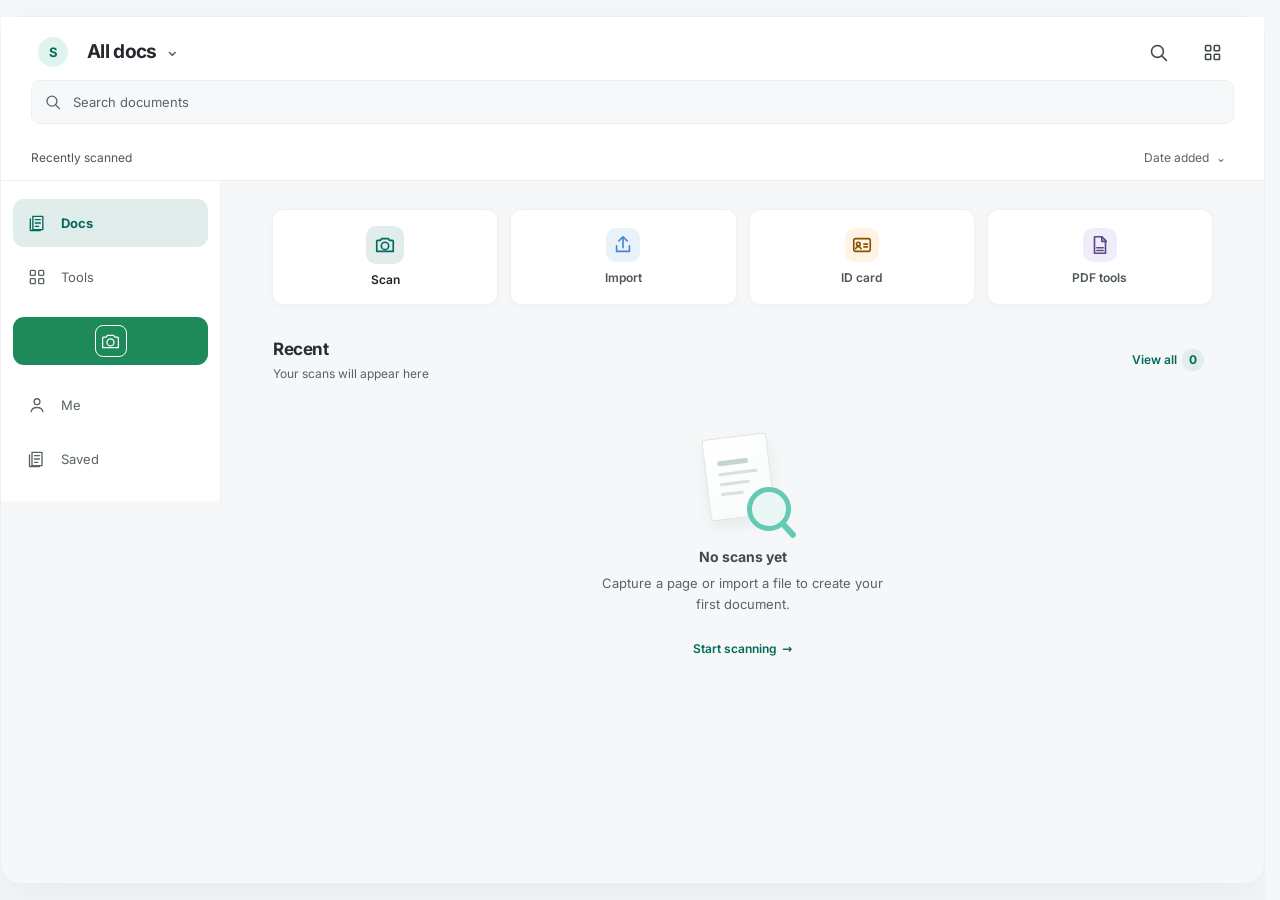
<file: scanner/index.html>
<!doctype html>
<html lang="en">
<head>
  <meta charset="utf-8">
  <meta name="viewport" content="width=device-width,initial-scale=1,viewport-fit=cover">
  <meta name="theme-color" content="#ffffff">
  <meta name="description" content="A private, browser-based document scanner with page cleanup and PDF tools.">
  <link rel="manifest" href="manifest.json">
  <link rel="icon" href="../icon-192.png">
  <link rel="stylesheet" href="app.css">
  <link rel="stylesheet" href="scanner.css">
  <title>Scan · Documents</title>
</head>
<body>
  <div class="mobile-app">
    <header class="home-header">
      <div class="top-line">
        <button class="icon-button account-button" data-tab="me" aria-label="Open profile">
          <span class="avatar">S</span>
        </button>
        <button class="folder-title" data-tab="docs" aria-label="All documents">
          <span class="folder-title-main">All docs</span><span class="chevron">⌄</span>
        </button>
        <span class="top-spacer"></span>
        <button class="icon-button" id="searchToggle" aria-label="Search documents">
          <svg viewBox="0 0 24 24" aria-hidden="true"><circle cx="10.8" cy="10.8" r="6.8"></circle><path d="m16 16 5 5"></path></svg>
        </button>
        <button class="icon-button view-toggle" id="viewToggle" type="button" aria-label="Switch to list view" aria-pressed="false">
          <svg viewBox="0 0 24 24" aria-hidden="true"><rect x="4" y="4" width="6" height="6" rx="1"></rect><rect x="14" y="4" width="6" height="6" rx="1"></rect><rect x="4" y="14" width="6" height="6" rx="1"></rect><rect x="14" y="14" width="6" height="6" rx="1"></rect></svg>
        </button>
      </div>
      <div class="search-box" id="searchBox" role="search">
        <svg viewBox="0 0 24 24" aria-hidden="true"><circle cx="10.8" cy="10.8" r="6.8"></circle><path d="m16 16 5 5"></path></svg>
        <input id="searchInput" type="search" aria-label="Search saved documents" placeholder="Search documents" autocomplete="off">
        <button id="clearSearch" type="button" aria-label="Clear search" hidden>×</button>
      </div>
      <div class="folder-subline"><span>Recently scanned</span><button id="sortButton" class="sort-button">Date added <span>⌄</span></button></div>
    </header>

    <main class="app-content">
      <section id="docsView" class="app-view">
        <div class="quick-grid" aria-label="Create a scan">
          <button class="quick-action primary-action" id="captureBtn">
            <span class="quick-icon camera-icon"><svg viewBox="0 0 24 24" aria-hidden="true"><path d="M4 7h3l1.5-2h7L17 7h3a1 1 0 0 1 1 1v11H3V8a1 1 0 0 1 1-1Z"></path><circle cx="12" cy="13" r="4"></circle></svg></span>
            <span>Scan</span>
          </button>
          <button class="quick-action" id="importBtn">
            <span class="quick-icon import-icon"><svg viewBox="0 0 24 24" aria-hidden="true"><path d="M12 15V3m0 0L7.5 7.5M12 3l4.5 4.5"></path><path d="M5 13v6h14v-6"></path></svg></span>
            <span>Import</span>
          </button>
          <button class="quick-action" id="idModeBtn">
            <span class="quick-icon id-icon"><svg viewBox="0 0 24 24" aria-hidden="true"><rect x="3" y="5" width="18" height="14" rx="2"></rect><circle cx="8" cy="11" r="2"></circle><path d="M5 16c.5-1.5 1.5-2.2 3-2.2s2.5.7 3 2.2m3-5h4m-4 3h4"></path></svg></span>
            <span>ID card</span>
          </button>
          <button class="quick-action" id="pdfToolsBtn">
            <span class="quick-icon pdf-icon"><svg viewBox="0 0 24 24" aria-hidden="true"><path d="M6 3h8l4 4v14H6z"></path><path d="M14 3v5h5M8.5 15h7m-7 3h7"></path></svg></span>
            <span>PDF tools</span>
          </button>
        </div>

        <section class="recent-section">
          <div class="section-title-row">
            <div><h1>Recent</h1><p id="recentSubtitle">Your scans will appear here</p></div>
            <button class="text-button" id="savedBtn">View all <span class="count" id="savedCount">0</span></button>
          </div>
          <div class="recent-grid" id="recentList"></div>
          <div class="empty-state" id="emptyState">
            <div class="empty-art" aria-hidden="true">
              <div class="empty-sheet"><i></i><i></i><i></i><i></i></div>
              <span class="empty-lens"><b></b></span>
            </div>
            <h2>No scans yet</h2>
            <p>Capture a page or import a file to create your first document.</p>
            <button class="text-button empty-cta" id="emptyScanBtn">Start scanning <span>→</span></button>
          </div>
        </section>
        <input id="fileInput" type="file" accept="image/*,application/pdf,.pdf" multiple hidden>
      </section>

      <section id="toolsView" class="app-view" hidden>
        <div class="page-heading"><p class="eyebrow">WORKBENCH</p><h1>Tools</h1><p>Organize pages and prepare documents for sharing or printing.</p></div>
        <div class="tools-list">
          <button class="tool-row" data-tool="merge"><span class="tool-tile teal"><svg viewBox="0 0 24 24"><path d="M7 3h7l4 4v14H7zM14 3v5h5M4 7v14h11M10 12h6m-6 3h6"></path></svg></span><span><b>Merge or split PDF</b><small>Combine files, separate pages, or rearrange a scan</small></span><span class="row-arrow">›</span></button>
          <button class="tool-row" data-tool="id"><span class="tool-tile blue"><svg viewBox="0 0 24 24"><rect x="3" y="5" width="18" height="14" rx="2"></rect><circle cx="8" cy="11" r="2"></circle><path d="M5 16c.5-1.5 1.5-2.2 3-2.2s2.5.7 3 2.2m3-5h4m-4 3h4"></path></svg></span><span><b>ID &amp; passport print</b><small>Place card scans and passport photos on A4</small></span><span class="row-arrow">›</span></button>
          <button class="tool-row" data-tool="book"><span class="tool-tile violet"><svg viewBox="0 0 24 24"><path d="M12 5c-2-2-5-2.5-8-1v15c3-1.5 6-1 8 1m0-15c2-2 5-2.5 8-1v15c-3-1.5-6-1-8 1m0-15v15"></path></svg></span><span><b>Book &amp; whiteboard</b><small>Split a spread or improve board contrast</small></span><span class="row-arrow">›</span></button>
          <button class="tool-row" data-tool="count"><span class="tool-tile orange"><svg viewBox="0 0 24 24"><circle cx="7" cy="7" r="2"></circle><circle cx="17" cy="7" r="2"></circle><circle cx="7" cy="17" r="2"></circle><circle cx="17" cy="17" r="2"></circle><path d="M12 3v18M3 12h18"></path></svg></span><span><b>Count &amp; measure</b><small>Mark items or measure against a known length</small></span><span class="row-arrow">›</span></button>
          <button class="tool-row" data-tool="ai"><span class="tool-tile pink"><svg viewBox="0 0 24 24"><path d="m12 2 1.7 6.3L20 10l-6.3 1.7L12 18l-1.7-6.3L4 10l6.3-1.7L12 2Zm7 13 .8 2.2L22 18l-2.2.8L19 21l-.8-2.2L16 18l2.2-.8L19 15Z"></path></svg></span><span><b>AI cleanup</b><small>Advanced removal needs compatible model files</small></span><span class="row-arrow">›</span></button>
        </div>
        <div class="info-card"><span class="info-mark">i</span><p>Camera capture, image adjustments, cropping, and PDF creation run in your browser. Saved scans stay in this browser on this device.</p></div>
      </section>

      <section id="meView" class="app-view" hidden>
        <div class="page-heading"><p class="eyebrow">LOCAL PROFILE</p><h1>Me</h1><p>Your scans are stored on this device.</p></div>
        <div class="profile-card"><div class="profile-avatar">S</div><div><b>Scanner user</b><small>Browser-only library</small></div></div>
        <button class="profile-row" id="profileSavedBtn"><span>Saved scans</span><b id="profileSavedCount">0</b><span class="row-arrow">›</span></button>
        <div class="info-card"><span class="info-mark">✓</span><p>Documents remain in this browser profile. Download a PDF to keep a separate copy or move it to another device.</p></div>
      </section>
    </main>

    <nav class="bottom-nav" aria-label="Main navigation">
      <button class="nav-item active" data-tab="docs" aria-current="page"><span class="nav-symbol"><svg viewBox="0 0 24 24" aria-hidden="true"><path d="M7 4h12v16H7zM4 7v14h12"></path><path d="M10 8h6m-6 4h6m-6 4h4"></path></svg></span><span>Docs</span></button>
      <button class="nav-item" data-tab="tools"><span class="nav-symbol"><svg viewBox="0 0 24 24" aria-hidden="true"><rect x="4" y="4" width="6" height="6" rx="1"></rect><rect x="14" y="4" width="6" height="6" rx="1"></rect><rect x="4" y="14" width="6" height="6" rx="1"></rect><rect x="14" y="14" width="6" height="6" rx="1"></rect></svg></span><span>Tools</span></button>
      <button class="nav-scan" id="navScan" type="button" aria-label="Scan"><span><svg viewBox="0 0 24 24" aria-hidden="true"><path d="M4 7h3l1.5-2h7L17 7h3a1 1 0 0 1 1 1v11H3V8a1 1 0 0 1 1-1Z"></path><circle cx="12" cy="13" r="4"></circle></svg></span></button>
      <button class="nav-item" data-tab="me"><span class="nav-symbol"><svg viewBox="0 0 24 24" aria-hidden="true"><circle cx="12" cy="8" r="3.5"></circle><path d="M5 20c.5-3.2 2.8-5 7-5s6.5 1.8 7 5"></path></svg></span><span>Me</span></button>
      <button class="nav-item nav-files" id="navFiles"><span class="nav-symbol"><svg viewBox="0 0 24 24" aria-hidden="true"><path d="M6 4h12v16H6zM3 7v14h12"></path><path d="M9 8h6m-6 4h6m-6 4h4"></path></svg></span><span>Saved</span></button>
    </nav>
  </div>

  <dialog id="quickTool" class="quick-tool">
    <form method="dialog" class="quick-head"><div><p class="eyebrow" id="quickEyebrow">CAMERA TOOLS</p><h2 id="quickTitle">Count &amp; measure</h2></div><button class="close-tool" aria-label="Close">×</button></form>
    <div class="quick-body">
      <div class="quick-actions"><button class="button button-quiet" id="countMode">Count</button><button class="button button-quiet" id="measureMode">Measure</button><label class="button button-secondary">Choose photo<input id="toolPhoto" type="file" accept="image/*" hidden></label><label id="knownLengthWrap" class="known-length" hidden>Known reference length <span><input id="knownLength" type="number" min="0.01" step="any" value="10"> cm</span></label><button class="button button-quiet" id="undoMark">Undo mark</button><button class="button button-quiet" id="clearMarks">Clear</button></div>
      <div class="tool-stage" id="toolStage"><canvas id="toolCanvas"></canvas><div id="toolEmpty">Choose a photo to begin.</div></div>
      <p class="tool-instruction" id="toolInstruction">Choose a photo. Tap each object to count it.</p>
      <div class="tool-readout"><span id="toolCount">0 marked</span><span id="toolMeasure"></span></div>
    </div>
  </dialog>
  <div id="toast" role="status" aria-live="polite"></div>
  <script src="storage.js"></script>
  <script src="app.js"></script>
  <script src="tools.js"></script>
  <script src="scanner-engine.js"></script>
</body>
</html>
</file>
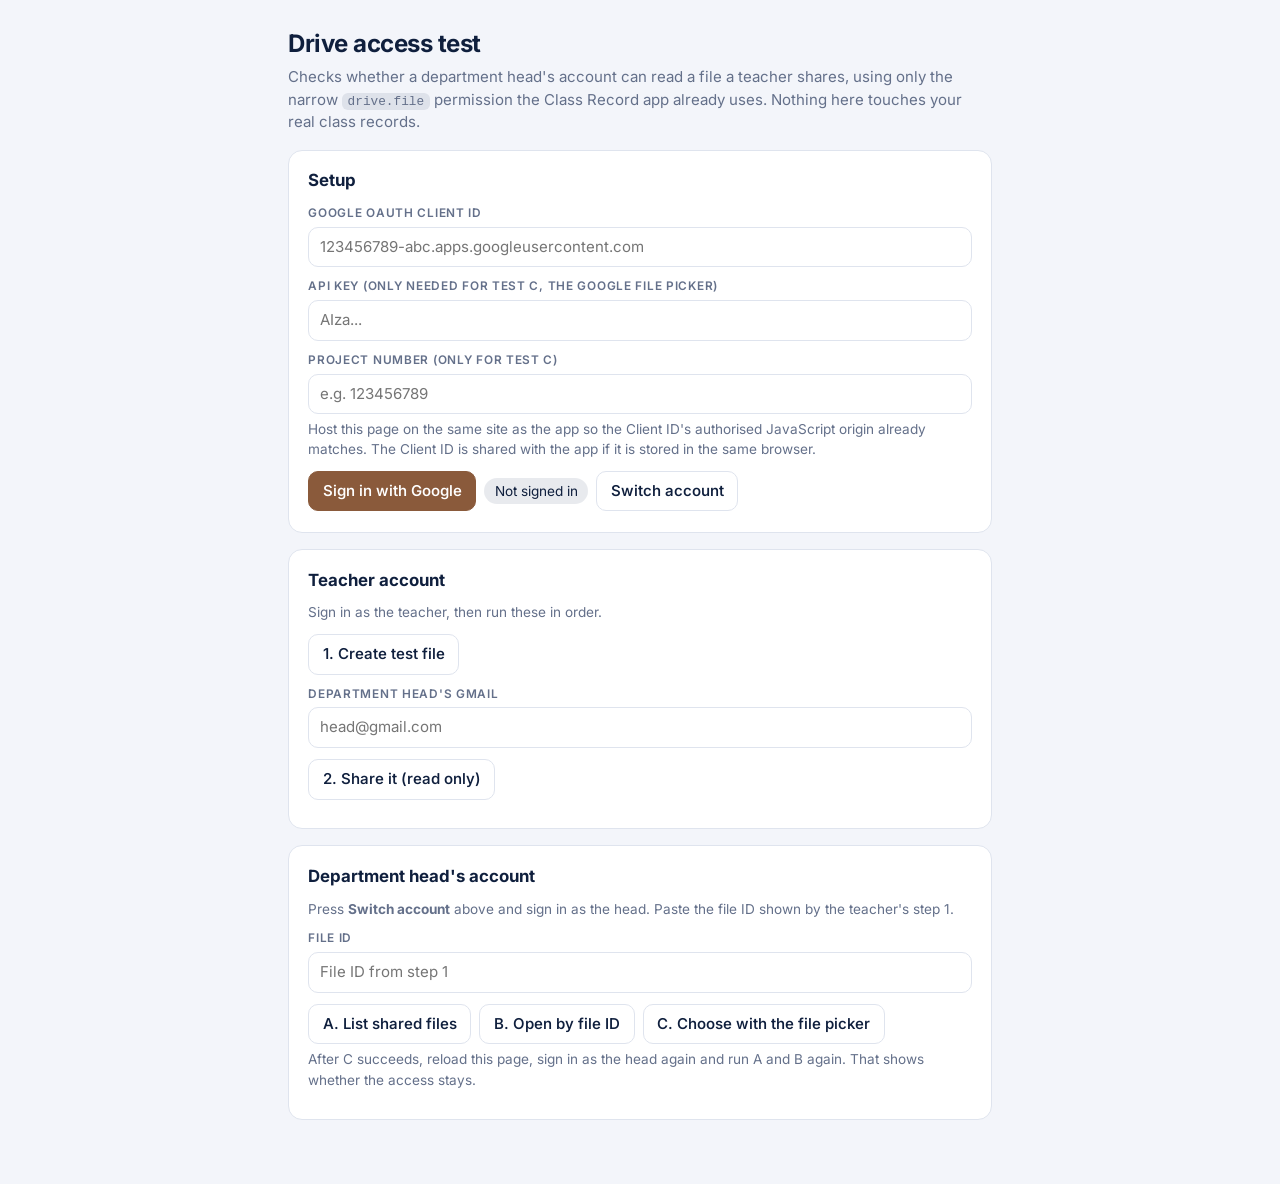
<file: drive-access-test.html>
<!doctype html>
<html lang="en"><head><meta charset="utf-8">
<meta name="viewport" content="width=device-width,initial-scale=1">
<title>Drive access test</title>
<style>
@font-face{font-family:Inter;font-weight:100 900;font-display:swap;src:url(inter.woff2) format("woff2")}
:root{--bg:#f3f5fa;--card:#fff;--ink:#0f1f3d;--mut:#64708a;--line:#dfe4ee;--pri:#8a5a3b;--ok:#1e8a5a;--bad:#c93a3a;--warn:#b7791f}
@media(prefers-color-scheme:dark){:root{--bg:#0b1220;--card:#131c2f;--ink:#e8edf7;--mut:#93a0ba;--line:#243049;--ok:#4cc38a;--bad:#ff7b7b;--warn:#e0a100}}
*{box-sizing:border-box}
body{margin:0;background:var(--bg);color:var(--ink);font:15px/1.5 Inter,system-ui,-apple-system,"Segoe UI",Roboto,sans-serif}
main{max-width:46rem;margin:0 auto;padding:1rem 1rem 3rem}
h1{font-size:1.5rem;margin:.6rem 0 .2rem;letter-spacing:-.02em}
h2{font-size:1.05rem;margin:0 0 .6rem}
p{margin:.3rem 0}.mut{color:var(--mut)}.sm{font-size:.85rem}
.card{background:var(--card);border:1px solid var(--line);border-radius:14px;padding:1.1rem 1.2rem;margin:1rem 0}
label{display:block;font-size:.74rem;font-weight:600;color:var(--mut);text-transform:uppercase;letter-spacing:.06em;margin:.7rem 0 .25rem}
input{width:100%;font:inherit;color:inherit;background:transparent;border:1px solid var(--line);border-radius:10px;padding:.5rem .7rem}
input:focus{outline:2px solid var(--pri);outline-offset:-1px}
.row{display:flex;flex-wrap:wrap;gap:.5rem;margin:.7rem 0 .2rem;align-items:center}
button{font:inherit;font-weight:550;color:inherit;background:var(--card);border:1px solid var(--line);border-radius:10px;padding:.5rem .85rem;cursor:pointer}
button.pri{background:var(--pri);border-color:var(--pri);color:#fff}
button:hover{border-color:var(--pri)}
.who{font-size:.85rem;padding:.2rem .65rem;border-radius:999px;background:color-mix(in srgb,var(--mut) 15%,transparent)}
.log{margin-top:.7rem;display:grid;gap:.5rem}
.it{border:1px solid var(--line);border-radius:10px;padding:.55rem .75rem;font-size:.9rem}
.it b{display:block}.it .d{color:var(--mut);font-size:.82rem;margin-top:.15rem;white-space:pre-wrap;word-break:break-word}
.it.ok{border-left:4px solid var(--ok)}.it.bad{border-left:4px solid var(--bad)}.it.info{border-left:4px solid var(--warn)}
code{background:color-mix(in srgb,var(--mut) 15%,transparent);padding:.05rem .35rem;border-radius:6px;font-size:.85em}
ol{margin:.3rem 0 .3rem 1.2rem;padding:0}
</style>
</head><body><main>
<h1>Drive access test</h1>
<p class="mut">Checks whether a department head's account can read a file a teacher shares, using only the narrow <code>drive.file</code> permission the Class Record app already uses. Nothing here touches your real class records.</p>

<div class="card">
<h2>Setup</h2>
<label>Google OAuth Client ID</label><input id="cid" placeholder="123456789-abc.apps.googleusercontent.com" autocomplete="off">
<label>API key (only needed for test C, the Google file picker)</label><input id="key" placeholder="AIza..." autocomplete="off">
<label>Project number (only for test C)</label><input id="app" placeholder="e.g. 123456789" inputmode="numeric" autocomplete="off">
<p class="mut sm">Host this page on the same site as the app so the Client ID's authorised JavaScript origin already matches. The Client ID is shared with the app if it is stored in the same browser.</p>
<div class="row"><button class="pri" id="bin">Sign in with Google</button><span class="who" id="who">Not signed in</span><button id="bout">Switch account</button></div>
</div>

<div class="card">
<h2>Teacher account</h2>
<p class="mut sm">Sign in as the teacher, then run these in order.</p>
<div class="row"><button id="t1">1. Create test file</button></div>
<label>Department head's Gmail</label><input id="mail" type="email" placeholder="head@gmail.com" autocomplete="off">
<div class="row"><button id="t2">2. Share it (read only)</button></div>
<div class="log" id="logT"></div>
</div>

<div class="card">
<h2>Department head's account</h2>
<p class="mut sm">Press <b>Switch account</b> above and sign in as the head. Paste the file ID shown by the teacher's step 1.</p>
<label>File ID</label><input id="fid" placeholder="File ID from step 1" autocomplete="off">
<div class="row"><button id="h1">A. List shared files</button><button id="h2">B. Open by file ID</button><button id="h3">C. Choose with the file picker</button></div>
<p class="mut sm">After C succeeds, reload this page, sign in as the head again and run A and B again. That shows whether the access stays.</p>
<div class="log" id="logH"></div>
</div>
</main>

<script src="https://accounts.google.com/gsi/client" async defer></script>
<script src="https://apis.google.com/js/api.js" async defer></script>
<script>
const $=s=>document.querySelector(s),SC='openid email https://www.googleapis.com/auth/drive.file',D='https://www.googleapis.com/drive/v3/';
let tok='',who='';
const ls=(k,v)=>{try{if(v===undefined)return localStorage.getItem(k)||'';localStorage.setItem(k,v)}catch(_){return ''}};
$('#cid').value=ls('cid');$('#key').value=ls('tst.key');$('#app').value=ls('tst.app');$('#mail').value=ls('tst.mail');$('#fid').value=ls('tst.fid');
const save=()=>{ls('cid',$('#cid').value.trim());ls('tst.key',$('#key').value.trim());ls('tst.app',$('#app').value.trim());ls('tst.mail',$('#mail').value.trim());ls('tst.fid',$('#fid').value.trim())};
document.querySelectorAll('input').forEach(i=>i.addEventListener('change',save));
const esc=s=>String(s??'').replace(/[&<>"]/g,c=>({'&':'&amp;','<':'&lt;','>':'&gt;','"':'&quot;'}[c]));
function log(box,kind,title,detail){const d=document.createElement('div');d.className='it '+kind;d.innerHTML=`<b>${esc(title)}</b>${detail?`<div class="d">${esc(detail)}</div>`:''}`;$(box).prepend(d)}
const need=()=>tok?true:(alert('Sign in first.'),false);
async function api(url,o={}){const r=await fetch(url,{...o,headers:{Authorization:'Bearer '+tok,...(o.headers||{})}});const t=await r.text();let j=null;try{j=JSON.parse(t)}catch(_){}return{ok:r.ok,status:r.status,text:t,json:j}}
const err=r=>r.json&&r.json.error?`${r.status} ${r.json.error.message||''}`:`${r.status}`;

function signin(){save();const cid=$('#cid').value.trim();
 if(!/^\d+-[\w]+\.apps\.googleusercontent\.com$/.test(cid))return alert('Enter a valid Client ID first.');
 if(typeof google==='undefined'||!google.accounts)return alert('Google sign-in script has not loaded yet. Check your connection and try again.');
 google.accounts.oauth2.initTokenClient({client_id:cid,scope:SC,callback:async r=>{
  if(r.error)return alert('Sign-in failed: '+r.error);
  tok=r.access_token;const u=await(await fetch('https://www.googleapis.com/oauth2/v3/userinfo',{headers:{Authorization:'Bearer '+tok}})).json();
  who=u.email||'';$('#who').textContent='Signed in: '+who}}).requestAccessToken({prompt:'select_account'})}
$('#bin').onclick=signin;
$('#bout').onclick=()=>{if(tok&&google.accounts)google.accounts.oauth2.revoke(tok,()=>{});tok='';who='';$('#who').textContent='Not signed in';signin()};

/* TEACHER 1: create a small file the app owns */
$('#t1').onclick=async()=>{if(!need())return;
 const b='b'+Date.now(),meta={name:'DBME-access-test.json',mimeType:'application/json'},body=JSON.stringify({test:'department head access',from:who,at:new Date().toISOString()});
 const r=await api('https://www.googleapis.com/upload/drive/v3/files?uploadType=multipart&fields=id,name',{method:'POST',headers:{'Content-Type':'multipart/related; boundary='+b},body:`--${b}\r\nContent-Type: application/json\r\n\r\n${JSON.stringify(meta)}\r\n--${b}\r\nContent-Type: application/json\r\n\r\n${body}\r\n--${b}--`});
 if(r.ok){$('#fid').value=r.json.id;save();log('#logT','ok','Step 1 passed: file created','File ID: '+r.json.id+'\nCopy this ID to the head\'s test.')}
 else log('#logT','bad','Step 1 failed',err(r))};

/* TEACHER 2: share it, read only, no notification email */
$('#t2').onclick=async()=>{if(!need())return;save();const id=$('#fid').value.trim(),em=$('#mail').value.trim();
 if(!id||!em)return alert('Create the file first and enter the head\'s Gmail.');
 const r=await api(D+'files/'+id+'/permissions?sendNotificationEmail=false',{method:'POST',headers:{'Content-Type':'application/json'},body:JSON.stringify({role:'reader',type:'user',emailAddress:em})});
 r.ok?log('#logT','ok','Step 2 passed: shared with '+em,'The head account can now be tested.'):log('#logT','bad','Step 2 failed',err(r))};

/* HEAD A: what can the app see? */
$('#h1').onclick=async()=>{if(!need())return;
 const a=await api(D+'files?q='+encodeURIComponent('sharedWithMe and trashed=false')+'&fields=files(id,name)&pageSize=50');
 if(!a.ok)return log('#logH','bad','A failed (shared with me)',err(a));
 const n=a.json.files.length;
 log('#logH',n?'ok':'info','A: '+n+' file(s) found in "shared with me"',n?a.json.files.map(f=>f.name+'  ('+f.id+')').join('\n'):'None. With this permission the app cannot list files shared by others, which is the expected result. Use B or C.');
 const b=await api(D+'files?q='+encodeURIComponent('trashed=false')+'&fields=files(id,name,ownedByMe)&pageSize=50');
 if(b.ok)log('#logH','info','A2: '+b.json.files.length+' file(s) visible to the app in total',b.json.files.map(f=>f.name+(f.ownedByMe?' (mine)':' (shared)')).join('\n')||'None')};

/* HEAD B: open the shared file directly by its ID */
$('#h2').onclick=async()=>{if(!need())return;const id=$('#fid').value.trim();if(!id)return alert('Paste the file ID.');save();
 const m=await api(D+'files/'+id+'?fields=id,name,owners(emailAddress)');
 if(!m.ok)return log('#logH','bad','B failed: cannot open the file by ID',err(m)+'\n404 or 403 means this permission does not allow it on its own. Try C.');
 const c=await api(D+'files/'+id+'?alt=media');
 c.ok?log('#logH','ok','B passed: file opened by ID','Owner: '+((m.json.owners||[])[0]||{}).emailAddress+'\nContent: '+c.text.slice(0,160)):log('#logH','bad','B: found it but could not read it',err(c))};

/* HEAD C: Google file picker grants per-file access */
$('#h3').onclick=()=>{if(!need())return;save();const key=$('#key').value.trim(),app=$('#app').value.trim();
 if(!key||!app)return alert('Enter the API key and project number in Setup first.');
 if(typeof gapi==='undefined')return alert('Google picker script has not loaded yet.');
 gapi.load('picker',()=>{
  const shared=new google.picker.DocsView(google.picker.ViewId.DOCS).setOwnedByMe(false).setIncludeFolders(true).setMode(google.picker.DocsViewMode.LIST),
        all=new google.picker.DocsView(google.picker.ViewId.DOCS).setIncludeFolders(true).setMode(google.picker.DocsViewMode.LIST);
  new google.picker.PickerBuilder().addView(shared).addView(all).setOAuthToken(tok).setDeveloperKey(key).setAppId(app)
   .enableFeature(google.picker.Feature.MULTISELECT_ENABLED).setCallback(async d=>{
    if(d.action!==google.picker.Action.PICKED)return;
    for(const f of d.docs){
     const c=await api(D+'files/'+f.id+'?alt=media');
     c.ok?log('#logH','ok','C passed: picked and read "'+f.name+'"','File ID: '+f.id+'\nContent: '+c.text.slice(0,160)):log('#logH','bad','C: picked "'+f.name+'" but could not read it',err(c));
     $('#fid').value=f.id;save()}}).build().setVisible(true)})};
</script>
</body></html>
</file>
<file: scanner/app.css>
@font-face{font-family:InterLocal;src:url("../inter.woff2") format("woff2");font-display:swap}
:root{color-scheme:light;--ink:#25292d;--muted:#596367;--subtle:#596367;--line:#eceef0;--paper:#fff;--canvas:#f6f7f8;--gradu-primary:var(--pri,#006b5b);--gradu-success:var(--ok,#1e8a5a);--gradu-danger:var(--bad,#c93a3a);--teal:var(--gradu-success,#00a98f);--teal-dark:var(--gradu-primary,#006b5b);--teal-soft:color-mix(in srgb,var(--teal-dark) 12%,#fff);--blue:#4388d4;--orange:#e59a34;--violet:#8870c8;--pink:#ce6e91;--shadow:0 4px 18px rgba(30,45,50,.055)}
*{box-sizing:border-box}
html{min-height:100%;background:var(--canvas);scrollbar-gutter:stable}
body{margin:0;min-height:100vh;background:var(--canvas);color:var(--ink);font:14px/1.45 InterLocal,system-ui,-apple-system,"Segoe UI",sans-serif;-webkit-font-smoothing:antialiased}
button,input{font:inherit}
button{color:inherit}
button:focus-visible,input:focus-visible{outline:3px solid var(--teal-dark);outline-offset:2px;box-shadow:0 0 0 2px #fff}
.mobile-app{width:min(100%,820px);min-height:100dvh;margin:0 auto;background:var(--canvas);padding-bottom:calc(72px + env(safe-area-inset-bottom,0))}
.home-header{position:sticky;top:0;z-index:20;padding:calc(5px + env(safe-area-inset-top,0)) 18px 0;background:#fff;border-bottom:1px solid var(--line)}
.top-line{height:54px;display:flex;align-items:center;gap:10px}
.icon-button,.folder-title{appearance:none;border:0;background:transparent;cursor:pointer}
.icon-button{width:44px;height:44px;min-width:44px;min-height:44px;display:grid;place-items:center;border-radius:50%;color:#41484c}
.icon-button:active{background:#f0f2f3}
.icon-button svg,.search-box svg{width:21px;height:21px;fill:none;stroke:currentColor;stroke-width:1.8;stroke-linecap:round;stroke-linejoin:round}
.account-button{width:44px;height:44px}
.avatar,.profile-avatar{display:grid;place-items:center;background:#dff4ef;color:var(--teal-dark);font-weight:700;border-radius:50%}
.avatar{width:30px;height:30px;font-size:13px}
.folder-title{min-height:44px;display:flex;align-items:center;gap:8px;padding:6px 2px;font-weight:700;font-size:19px;letter-spacing:-.035em}
.chevron{color:#596367;font-size:18px;font-weight:400;margin-top:-3px}
.top-spacer{flex:1}
.search-box{height:44px;min-height:44px;display:flex;align-items:center;gap:9px;margin:1px 0 12px;padding:0 12px;border:1px solid #edf0f1;border-radius:9px;background:#f7f8f9;color:#596367}
.search-box svg{width:18px;height:18px}
.search-box input{width:100%;border:0;outline:0;background:transparent;color:var(--ink);font-size:13px}
.search-box input::placeholder{color:#596367}
.search-box button{min-width:40px;min-height:40px;border:0;background:none;color:#596367;font-size:24px;line-height:1;cursor:pointer}
.folder-subline{min-height:42px;display:flex;align-items:center;justify-content:space-between;color:#4d5559;font-size:12px}
.sort-button{min-height:44px;padding:6px 8px;border:0;background:transparent;color:#596367;font-size:12px;cursor:pointer}
.sort-button span{margin-left:4px}
.app-content{padding:0 17px 24px}
.app-view[hidden]{display:none!important}
.quick-grid{display:grid;grid-template-columns:repeat(4,minmax(0,1fr));gap:9px;margin:14px 0 26px}
.quick-action{min-width:0;min-height:85px;display:flex;flex-direction:column;align-items:center;justify-content:center;gap:7px;border:1px solid #eef0f1;border-radius:11px;background:#fff;box-shadow:0 2px 9px #263c4006;color:#4d5558;font-size:12px;font-weight:600;cursor:pointer;transition:transform .14s,box-shadow .14s}
.quick-action:active{transform:scale(.97);box-shadow:none}
.quick-icon{width:34px;height:34px;display:grid;place-items:center;border-radius:10px}
.quick-icon svg{width:22px;height:22px;fill:none;stroke:currentColor;stroke-width:1.8;stroke-linecap:round;stroke-linejoin:round}
.camera-icon{background:var(--teal-soft);color:var(--teal-dark)}
.import-icon{background:#e9f2fb;color:#4388d4}
.id-icon{background:#fff3e5;color:#8c5200}
.pdf-icon{background:#f0edfa;color:#5c478f}
.primary-action{color:#222}
.primary-action .quick-icon{width:38px;height:38px}
.recent-section{min-height:260px}
.section-title-row{display:flex;align-items:center;justify-content:space-between;gap:12px;padding:0 1px 12px}
.section-title-row h1,.page-heading h1{margin:0;color:#282d30;font-size:17px;font-weight:700;letter-spacing:-.025em}
.section-title-row p{margin:3px 0 0;color:#596367;font-size:12px}
.text-button{appearance:none;display:inline-flex;align-items:center;gap:5px;min-height:44px;padding:6px 8px;border:0;background:transparent;color:var(--teal-dark);font-size:12px;font-weight:600;cursor:pointer;white-space:nowrap}
.count{min-width:22px;height:22px;display:grid;place-items:center;padding:0 5px;border-radius:10px;background:var(--teal-soft);color:var(--teal-dark);font-size:12px;font-weight:700}
.recent-grid{display:grid;grid-template-columns:repeat(3,minmax(0,1fr));gap:11px}
.recent-grid.list-view{grid-template-columns:1fr;gap:7px}
.recent-grid.list-view .recent-card{display:flex;align-items:center}
.recent-grid.list-view .recent-thumb{width:62px;height:74px;flex:none}
.recent-grid.list-view .recent-card-meta{flex:1;padding:8px 11px}
.recent-grid.list-view .recent-placeholder{width:61%;height:84%;padding:12px 8px 7px}
.view-toggle.selected{color:var(--teal-dark);background:var(--teal-soft)}
.recent-card{min-width:0;appearance:none;padding:0;overflow:hidden;border:1px solid #eceff0;border-radius:10px;background:#fff;text-align:left;box-shadow:0 2px 10px #1c313506;cursor:pointer}
.recent-thumb{height:135px;display:grid;place-items:center;overflow:hidden;background:#f0f2f3}
.recent-thumb img{width:100%;height:100%;object-fit:cover;display:block}
.recent-placeholder{width:63%;height:82%;padding:17px 11px 10px;background:#fff;box-shadow:0 2px 7px #1b273018}
.recent-placeholder i{height:4px;display:block;margin:0 0 8px;border-radius:3px;background:#d7dcdd}
.recent-placeholder i:first-child{width:70%;height:6px;background:#b9c5c5}
.recent-placeholder i:nth-child(3){width:87%}
.recent-placeholder i:nth-child(4){width:55%}
.recent-card-meta{display:flex;flex-direction:column;gap:3px;padding:9px 9px 10px}
.recent-card-meta b{overflow:hidden;color:#3c4347;font-size:12px;font-weight:600;text-overflow:ellipsis;white-space:nowrap}
.recent-card-meta small{color:#596367;font-size:12px}
.empty-state{padding:36px 15px 25px;text-align:center}
.empty-art{width:116px;height:102px;position:relative;margin:0 auto 15px}
.empty-sheet{position:absolute;left:21px;top:6px;width:65px;height:82px;padding:22px 12px 10px;border:1px solid #dfe6e5;border-radius:4px;background:linear-gradient(145deg,#fff,#f8fbfa);box-shadow:0 7px 14px #30454012;transform:rotate(-7deg)}
.empty-sheet i{height:3px;display:block;margin:0 0 7px;border-radius:3px;background:#d8e1df}
.empty-sheet i:first-child{width:80%;height:5px;background:#c5d4d0}
.empty-sheet i:nth-child(3){width:77%}
.empty-sheet i:nth-child(4){width:58%}
.empty-lens{position:absolute;right:10px;bottom:1px;width:44px;height:44px;border:5px solid #65c9b5;border-radius:50%;background:#e9f8f4}
.empty-lens b{position:absolute;right:-12px;bottom:-7px;width:19px;height:6px;border-radius:5px;background:#65c9b5;transform:rotate(48deg)}
.empty-state h2{margin:0 0 6px;color:#41494c;font-size:14px;font-weight:700}
.empty-state p{max-width:300px;margin:0 auto;color:#596367;font-size:13px;line-height:1.6}
.empty-cta{margin-top:12px}
.page-heading{padding:22px 1px 19px}
.page-heading .eyebrow{margin:0 0 6px;color:var(--teal-dark);font-size:12px;font-weight:700;letter-spacing:.14em}
.page-heading h1{font-size:23px}
.page-heading>p:last-child{margin:6px 0 0;color:#596367;font-size:13px}
.tools-list{overflow:hidden;border:1px solid #edf0f1;border-radius:12px;background:#fff}
.tool-row{width:100%;min-height:84px;display:flex;align-items:center;gap:12px;padding:11px 13px;border:0;border-bottom:1px solid #f0f1f2;background:#fff;text-align:left;cursor:pointer}
.tool-row:last-child{border-bottom:0}
.tool-row:active{background:#f8fbfa}
.tool-tile{width:42px;height:42px;flex:none;display:grid;place-items:center;border-radius:11px}
.tool-tile svg{width:22px;height:22px;fill:none;stroke:currentColor;stroke-width:1.7;stroke-linecap:round;stroke-linejoin:round}
.tool-tile.teal{background:var(--teal-soft);color:var(--teal-dark)}.tool-tile.blue{background:#eaf3fc;color:#315f94}.tool-tile.violet{background:#f0edfa;color:#5c478f}.tool-tile.orange{background:#fff3e5;color:#8c5200}.tool-tile.pink{background:#fbeef3;color:#983d60}
.tool-row>span:nth-child(2){min-width:0;flex:1;display:grid;gap:3px}
.tool-row b{font-size:13px;font-weight:650}
.tool-row small{color:#596367;font-size:12px;line-height:1.45}
.row-arrow{color:#596367;font-size:22px;font-weight:300}
.info-card{display:flex;align-items:flex-start;gap:10px;margin:14px 0 8px;padding:12px;border:1px solid #e4f1ef;border-radius:10px;background:#f3faf8}
.info-mark{width:22px;height:22px;flex:none;display:grid;place-items:center;border:1px solid color-mix(in srgb,var(--teal-dark) 35%,#fff);border-radius:50%;color:var(--teal-dark);font-size:12px}
.info-card p{margin:0;color:#50615e;font-size:12px;line-height:1.55}
.profile-card{display:flex;align-items:center;gap:12px;margin:2px 0 13px;padding:17px;border:1px solid #edf0f1;border-radius:12px;background:#fff}
.profile-avatar{width:46px;height:46px;font-size:18px}
.profile-card>div:last-child{display:grid;gap:3px}
.profile-card b{font-size:14px}.profile-card small{color:#596367;font-size:12px}
.profile-row{width:100%;display:flex;align-items:center;gap:12px;padding:14px;border:1px solid #edf0f1;border-radius:10px;background:#fff;text-align:left;font-size:12px}
.profile-row span:first-child{flex:1}.profile-row b{color:var(--teal-dark);font-size:12px}
.bottom-nav{position:fixed;z-index:30;left:50%;bottom:0;width:min(100%,820px);height:calc(62px + env(safe-area-inset-bottom,0));display:flex;align-items:center;justify-content:space-around;padding:2px 8px env(safe-area-inset-bottom,0);border-top:1px solid #e9ecee;background:#fff;transform:translateX(-50%);box-shadow:0 -3px 14px #22333a08}
.nav-item{width:19%;height:52px;min-height:48px;display:flex;flex-direction:column;align-items:center;justify-content:center;gap:2px;border:0;background:transparent;color:#596367;font-size:12px;cursor:pointer}
.nav-item.active{color:var(--teal-dark);font-weight:700;background:var(--teal-soft)}
.nav-symbol{height:23px;display:grid;place-items:center}
.nav-symbol svg{width:20px;height:20px;fill:none;stroke:currentColor;stroke-width:1.6;stroke-linecap:round;stroke-linejoin:round}
.nav-scan{width:54px;height:54px;flex:none;display:grid;place-items:center;margin-top:-22px;border:5px solid #fff;border-radius:50%;background:var(--teal);box-shadow:0 3px 11px #008e7a35;cursor:pointer}
.nav-scan span{width:31px;height:31px;display:grid;place-items:center;border:1.5px solid #fff;border-radius:8px}
.nav-scan svg{width:21px;height:21px;fill:none;stroke:#fff;stroke-width:1.5;stroke-linecap:round;stroke-linejoin:round}
.nav-files{display:none}
.quick-tool{width:min(900px,calc(100% - 28px));max-width:900px;max-height:min(92dvh,900px);padding:0;border:1px solid #dfe5e5;border-radius:15px;background:#fff;color:var(--ink);box-shadow:0 25px 100px #0005}
.quick-tool::backdrop{background:#07101099;backdrop-filter:blur(4px)}
.quick-head{display:flex;align-items:center;justify-content:space-between;padding:17px 19px;border-bottom:1px solid var(--line)}
.quick-head .eyebrow{margin:0 0 4px;color:var(--teal-dark);font-size:9px;letter-spacing:.14em}
.quick-head h2{margin:0;font-size:19px;letter-spacing:-.03em}
.close-tool{width:36px;height:36px;border:1px solid #e8ecec;border-radius:9px;background:#f8f9f9;color:#586165;font-size:22px;cursor:pointer}
.quick-body{padding:15px 19px 19px}
.quick-actions{display:flex;gap:8px;align-items:center;flex-wrap:wrap}
.button{display:inline-flex;align-items:center;justify-content:center;gap:8px;border-radius:9px;padding:10px 13px;font:600 12px InterLocal,system-ui,sans-serif;cursor:pointer}
.button-quiet{border:1px solid #e9eeee;background:#fff;color:#4b5659}
.button-secondary{border:1px solid #dce8e5;background:#f7fbfa;color:#3f5b56}
.known-length{display:flex;align-items:center;gap:8px;color:#596367;font-size:12px}
.known-length span{display:flex;align-items:center;gap:5px}
.known-length input{width:72px;padding:7px 8px;border:1px solid #dbe3e2;border-radius:7px;background:#fff;color:#222;font:12px ui-monospace,monospace}
.tool-stage{position:relative;display:grid;place-items:center;min-height:250px;max-height:60vh;margin-top:13px;overflow:auto;border:1px solid #e8eeee;border-radius:11px;background:#f3f6f6}
.tool-stage canvas{display:block;max-width:100%;max-height:58vh;touch-action:none}
.tool-stage #toolEmpty{position:absolute;color:#596367;font-size:12px}
.tool-instruction{margin:12px 0 8px;color:#596367;font-size:12px}
.tool-readout{display:flex;gap:12px;justify-content:space-between;flex-wrap:wrap;color:var(--teal-dark);font:600 11px ui-monospace,monospace}
.tool-readout span:last-child{color:var(--violet)}
#toast{position:fixed;z-index:2147483200;left:50%;bottom:calc(75px + env(safe-area-inset-bottom,0));transform:translate(-50%,12px);opacity:0;pointer-events:none;max-width:min(90vw,500px);padding:10px 14px;border-radius:9px;background:#273432;color:#fff;font-size:12px;box-shadow:0 8px 26px #0003;transition:.18s}
#toast.on{opacity:1;transform:translate(-50%,0)}
@media(min-width:700px){.home-header{padding-left:26px;padding-right:26px}.app-content{padding-left:25px;padding-right:25px}.quick-grid{gap:12px;margin-top:18px}.quick-action{min-height:96px;font-size:12px}.recent-grid{grid-template-columns:repeat(4,minmax(0,1fr));gap:14px}.recent-thumb{height:155px}.bottom-nav{height:70px}.nav-item{font-size:12px}.nav-files{display:flex}.mobile-app{padding-bottom:82px}}
@media(max-width:430px){.app-content{padding-left:13px;padding-right:13px}.home-header{padding-left:14px;padding-right:14px}.quick-grid{gap:6px}.quick-action{min-height:78px;font-size:12px}.quick-icon{width:31px;height:31px}.quick-icon svg{width:20px;height:20px}.recent-grid{grid-template-columns:repeat(2,minmax(0,1fr));gap:9px}.recent-grid.list-view{grid-template-columns:1fr}.recent-thumb{height:142px}.recent-grid.list-view .recent-thumb{height:74px}.nav-files{display:flex}.nav-item{width:18%}.quick-tool .quick-body{padding:12px}.tool-stage{min-height:200px}.tool-stage canvas{max-height:53vh}}
@media(max-width:600px){.quick-grid{grid-template-columns:repeat(2,minmax(0,1fr));gap:10px}.quick-action{min-height:76px;font-size:12px}.quick-icon{width:34px;height:34px}.quick-icon svg{width:22px;height:22px}}
@media(min-width:900px){
 body{padding:16px 0}
 .mobile-app{width:min(100%,1480px);min-height:calc(100dvh - 32px);padding-bottom:0;display:grid;grid-template-columns:220px minmax(0,1fr);grid-template-rows:auto 1fr;border:1px solid var(--line);border-radius:20px;box-shadow:0 18px 50px #27363a10}
 .home-header{grid-column:1/-1;position:sticky;top:0;padding:8px 30px 0}
 .app-content{grid-column:2;grid-row:2;min-width:0;padding:28px clamp(24px,4vw,56px) 48px}
 .bottom-nav{grid-column:1;grid-row:2;position:sticky;top:14px;left:auto;bottom:auto;transform:none;width:100%;height:max-content;max-height:calc(100dvh - 140px);overflow:auto;display:flex;flex-direction:column;align-items:stretch;justify-content:flex-start;gap:6px;padding:18px 12px;border:0;border-right:1px solid var(--line);border-radius:0;background:#fff;box-shadow:none}
 .nav-item{width:100%;height:48px;flex:none;flex-direction:row;justify-content:flex-start;gap:12px;padding:0 12px;border-radius:11px;font-size:13px}
 .nav-symbol{width:24px;height:24px}
 .nav-scan{width:100%;height:48px;margin:10px 0;border:0;border-radius:11px;transform:none;box-shadow:none}
 .nav-scan span{width:32px;height:32px}
 .nav-files{display:flex}
 .quick-grid{margin:0 0 32px}
 .recent-grid{grid-template-columns:repeat(auto-fill,minmax(190px,1fr));gap:16px}
 .recent-thumb{height:180px}
 .recent-section{min-height:0}
}
@media(max-width:430px){.app-content{padding-left:13px;padding-right:13px}.home-header{padding-left:14px;padding-right:14px}.quick-grid{gap:10px}.quick-action{min-height:76px;font-size:12px}.quick-icon{width:34px;height:34px}.quick-icon svg{width:22px;height:22px}.recent-grid{grid-template-columns:repeat(2,minmax(0,1fr));gap:9px}.recent-grid.list-view{grid-template-columns:1fr}.recent-thumb{height:142px}.recent-grid.list-view .recent-thumb{height:74px}.nav-files{display:flex}.nav-item{width:18%}.quick-tool .quick-body{padding:12px}.tool-stage{min-height:200px}.tool-stage canvas{max-height:53vh}}
</file>
<file: scanner/scanner.css>
html.sc-lock,html.sc-lock body{overflow:hidden}
#scn{position:fixed;inset:0;z-index:2147483100;display:flex;flex-direction:column;background:#090b0c;color:#fff;font:500 14px/1.3 InterLocal,system-ui,-apple-system,"Segoe UI",sans-serif;touch-action:manipulation;--sc-primary:var(--pri,#006b5b);--sc-success:var(--ok,#1e8a5a);--sc-danger:var(--bad,#c93a3a);--sc-primary-soft:color-mix(in srgb,var(--sc-primary) 13%,var(--card,#fff));padding-top:env(safe-area-inset-top,0);padding-bottom:env(safe-area-inset-bottom,0)}
#scn *{box-sizing:border-box}
#scn[hidden],#scn [hidden]{display:none!important}
#scn :focus-visible{outline:3px solid #fff;outline-offset:2px;box-shadow:0 0 0 5px var(--sc-primary,#006b5b)}
.sc-top{height:54px;display:flex;align-items:center;gap:.55rem;padding:.45rem .7rem;background:#141819;border-bottom:1px solid #ffffff13;flex:none}
.sc-t{font-size:15px;font-weight:650}.sc-sp{flex:1}.sc-st{max-width:38%;overflow:hidden;font-size:12px;color:#d4dedb;white-space:nowrap;text-overflow:ellipsis}
.sc-b{appearance:none;border:1px solid #ffffff24;background:#ffffff0b;color:inherit;border-radius:9px;min-height:38px;padding:.42rem .7rem;font:inherit;font-size:12px;font-weight:600;cursor:pointer;display:inline-flex;align-items:center;justify-content:center;gap:.35rem;white-space:nowrap}
.sc-b:hover{background:#ffffff18}.sc-b:disabled{opacity:.45;cursor:default}
.sc-pri{background:var(--sc-primary,#006b5b);border-color:var(--sc-primary,#006b5b);color:#fff}.sc-pri:hover{background:var(--sc-primary,#006b5b)}
.sc-del{color:var(--sc-danger,#a5222a);border-color:color-mix(in srgb,var(--sc-danger) 22%,#fff);background:#fff}
.sc-cam{flex:1;min-height:0;position:relative;background:#000;overflow:hidden}
.sc-cam video{position:absolute;inset:0;width:100%;height:100%;object-fit:contain;background:#000}
.sc-ov{position:absolute;inset:0;width:100%;height:100%;pointer-events:none}
.sc-hint{position:absolute;left:50%;top:.72rem;transform:translateX(-50%);max-width:92%;padding:.42rem .76rem;border:1px solid #ffffff1a;border-radius:999px;background:#15191bcc;color:#f6f7f7;font-size:12px;text-align:center;pointer-events:none;backdrop-filter:blur(5px)}
.sc-torch{position:absolute;right:.8rem;top:3rem;background:#15191bcc}
.sc-modes{position:absolute;left:50%;bottom:calc(91px + env(safe-area-inset-bottom,0));transform:translateX(-50%);max-width:96%;display:flex;gap:.25rem;padding:.25rem;border:1px solid #ffffff22;border-radius:999px;background:#111615d9;overflow-x:auto;scrollbar-width:none;backdrop-filter:blur(7px)}
.sc-modes::-webkit-scrollbar{display:none}
.sc-modes button{appearance:none;flex:none;min-height:31px;padding:.35rem .65rem;border:0;border-radius:999px;background:transparent;color:#e1e7e5;font:inherit;font-size:12px;font-weight:600;white-space:nowrap;cursor:pointer}
.sc-modes button.on{background:var(--sc-primary,#006b5b);color:#fff}
.sc-cb{position:absolute;left:0;right:0;bottom:0;display:flex;align-items:center;justify-content:space-between;gap:.6rem;padding:.8rem 1rem calc(.9rem + env(safe-area-inset-bottom,0));background:linear-gradient(transparent,#000c 28%,#000e)}
.sc-cb .sc-b{min-width:76px;min-height:40px;border:0;background:#ffffff18;color:#fff}
.sc-shut{width:70px;height:70px;border:4px solid #fff;border-radius:50%;background:var(--sc-success,#00a98f);box-shadow:0 0 0 4px #ffffff25;cursor:pointer;flex:none}
.sc-shut:active{transform:scale(.94);background:var(--sc-success,#00a98f)}
.sc-cam.flash::after{content:"";position:absolute;inset:0;background:#fff;opacity:.75;pointer-events:none}
.sc-fb{position:absolute;inset:0;display:flex;flex-direction:column;align-items:center;justify-content:center;gap:.8rem;padding:1.5rem;text-align:center;background:#101414}
.sc-fb p{max-width:28rem;color:#c7d0ce;margin:0 0 .4rem;font-size:13px}
.sc-fb .sc-b:not(.sc-pri){background:#ffffff14}
.sc-ed{flex:1;min-height:0;display:flex;flex-direction:column;background:#eef0f0;color:#24292b}
.sc-stage{flex:1;min-height:140px;position:relative;background:#e5e8e8;overflow:hidden}
.sc-e{position:absolute;left:0;top:0;touch-action:none;cursor:crosshair}
.sc-r{position:absolute;inset:0;width:100%;height:100%;object-fit:contain;background:#e5e8e8}
.sc-lp{position:absolute;top:8px;width:110px;height:110px;border:2px solid #fff;border-radius:50%;box-shadow:0 4px 18px #0006;pointer-events:none}
.sc-panel{flex:none;max-height:57vh;overflow:auto;overflow-x:hidden;min-width:0;background:#fff;border-top:1px solid #e2e5e5;padding:.55rem .65rem calc(.65rem + env(safe-area-inset-bottom,0));display:grid;gap:.52rem}
.sc-tools{display:flex;gap:.35rem;overflow-x:auto;align-items:center;scrollbar-width:none}.sc-tools::-webkit-scrollbar{display:none}
.sc-tools .sc-b{min-height:35px;padding:.28rem .58rem;flex:none;border-color:#e3e8e7;background:#fff;color:#596265;font-size:12px}
.sc-tools [data-seg=view]{border-color:#e2e8e7;border-radius:8px}
.sc-seg{display:inline-flex;border:1px solid #e1e6e5;border-radius:9px;overflow:hidden;flex:none}
.sc-seg button{appearance:none;border:0;background:transparent;color:#596367;font:inherit;font-size:12px;font-weight:600;padding:.4rem .6rem;min-height:35px;cursor:pointer;white-space:nowrap}
.sc-seg button+button{border-left:1px solid #edf0f0}
.sc-seg button.on{background:var(--sc-primary-soft,#e4f7f3);color:var(--sc-primary,#006b5b)}
.sc-strip{display:flex;gap:.45rem;overflow-x:auto;padding:.08rem 0 .2rem;scrollbar-width:thin}
.sc-th{appearance:none;position:relative;flex:none;width:56px;height:69px;border-radius:6px;border:2px solid transparent;background:#f0f2f2;padding:0;overflow:hidden;cursor:pointer;color:#fff}
.sc-th.on{border-color:var(--sc-primary,#006b5b)}
.sc-th img{width:100%;height:100%;object-fit:cover;display:block}
.sc-th span{position:absolute;left:3px;bottom:3px;background:#101414bf;border-radius:5px;padding:1px 5px;font-size:12px;font-weight:700}
.sc-th i{display:block;width:100%;height:100%;background:linear-gradient(110deg,#ecefef 30%,#f7f8f8 50%,#ecefef 70%);background-size:200% 100%;animation:scsh 1.2s linear infinite}
.sc-plus{display:flex;align-items:center;justify-content:center;border:1.5px dashed #b9c3c1;background:#fff;color:#425d56;font-size:24px;font-weight:300}
@keyframes scsh{to{background-position:-200% 0}}
.sc-opt{display:grid;gap:.4rem;min-width:0}
.sc-more>summary{cursor:pointer;color:#596367;font-size:12px;padding:.15rem 0;list-style:none}
.sc-more>summary::before{content:'\25B8  '}.sc-more[open]>summary::before{content:'\25BE  '}
.sc-more[open]>summary{margin-bottom:.4rem}.sc-more .sc-row{margin-bottom:.42rem}
.sc-row{display:flex;align-items:center;gap:.65rem;min-width:0}
.sc-row>div,.sc-row>input,.sc-row>select{min-width:0;max-width:100%}
.sc-row>span{width:3.8rem;flex:none;color:#596367;font-size:12px}
.sc-row input[type=range]{flex:1;accent-color:var(--sc-primary,#006b5b);min-width:0}
.sc-row select{flex:1;min-width:0;background:#fff;color:#353c3e;border:1px solid #e0e6e5;border-radius:8px;padding:.4rem .55rem;min-height:35px;font:inherit;font-size:12px}
.sc-chk{display:flex;align-items:center;gap:.5rem;font-size:12px;color:#596466;margin:0 0 .4rem;cursor:pointer}
.sc-chk input{width:1rem;height:1rem;accent-color:var(--sc-primary,#006b5b);flex:none}
.sc-act{display:flex;gap:.4rem;flex-wrap:wrap;padding-top:.15rem}
.sc-act .sc-b{flex:1 1 auto;min-height:40px;padding:.35rem .55rem;border-color:#e1e7e6;background:#fff;color:#455052}
.sc-act .sc-pri{flex:2 1 8.5rem;background:var(--sc-primary,#006b5b);border-color:var(--sc-primary,#006b5b);color:#fff}
.sc-nv{position:absolute;top:50%;transform:translateY(-50%);width:38px;height:58px;border:0;border-radius:9px;background:#ffffffc9;color:#374240;font-size:28px;line-height:1;cursor:pointer;z-index:3;box-shadow:0 1px 6px #0002}
.sc-nl{left:6px}.sc-nr{right:6px}
.sc-nv:hover{background:#fff}
.sc-cnt{position:absolute;left:50%;bottom:8px;transform:translateX(-50%);padding:.22rem .65rem;border-radius:999px;background:#202827d9;color:#fff;font-size:12px;font-weight:650;pointer-events:none;z-index:3}
.sc-lib{flex:1;min-height:0;display:flex;flex-direction:column;background:#f6f7f7;color:#292f31}
.sc-libh{display:flex;align-items:center;gap:.7rem;padding:.72rem .9rem;border-bottom:1px solid #e8ebeb;background:#fff}
.sc-libh b{font-size:15px}.sc-libs{flex:1;color:#596367;font-size:12px}
.sc-libh .sc-b{min-height:35px}
.sc-libl{flex:1;min-height:0;overflow:auto;padding:.7rem .8rem;display:grid;gap:.65rem;align-content:start}
.sc-li{display:flex;gap:.75rem;background:#fff;border:1px solid #e8ebeb;border-radius:11px;padding:.65rem;box-shadow:0 2px 9px #26383a06}
.sc-lt{flex:none;width:66px;height:88px;border-radius:6px;overflow:hidden;border:1px solid #edf0f0;padding:0;background:#f3f5f5;cursor:pointer}
.sc-lt img{width:100%;height:100%;object-fit:cover;display:block}
.sc-lt i{display:block;width:100%;height:100%;background:linear-gradient(#fff,#f0f3f2)}
.sc-lm{min-width:0;flex:1;display:grid;gap:.22rem;align-content:start}
.sc-lm b{font-size:12px;overflow-wrap:anywhere;color:#343b3d}
.sc-lm small{color:#596367;font-size:12px}
.sc-ok{color:var(--sc-success,#1e8a5a)!important}.sc-wait{color:#805000!important}
.sc-lb{display:flex;flex-wrap:wrap;gap:.32rem;margin-top:.25rem}
.sc-lb .sc-b{min-height:30px;padding:.2rem .5rem;border-color:#e6ebea;background:#fff;color:#586365;font-size:12px}
.sc-empty{text-align:center;padding:3rem 1rem;color:#586164;font-size:13px}
.sc-mut{color:#596367}
.sc-vw{position:absolute;inset:0;z-index:5;display:flex;flex-direction:column;background:#f5f6f6;color:#222}
.sc-vwt{display:flex;align-items:center;gap:.6rem;padding:.55rem .7rem;background:#fff;border-bottom:1px solid #e6eaea;flex:none}
.sc-vwn{flex:1;min-width:0;overflow:hidden;text-overflow:ellipsis;white-space:nowrap;text-align:center;font-size:13px}
.sc-vwb{flex:1;min-height:0;overflow:auto;background:#e9eded;color:#111;-webkit-overflow-scrolling:touch}
.sc-vwt .sc-b{border-color:#e6eaea;background:#fff;color:#505a5d}
.sc-r,.sc-e{will-change:transform}.sc-r{touch-action:none}
@media(max-height:620px){.sc-panel{max-height:62vh}.sc-hint{display:none}}
@media(min-width:900px){.sc-ed{flex-direction:row}.sc-panel{width:380px;max-height:none;height:100%;border-top:0;border-left:1px solid #e2e5e5;align-content:start;padding:14px}.sc-stage{min-height:0}.sc-tools{flex-wrap:wrap;overflow:visible}}

/* Accessible crop adjustment that works with taps as well as dragging. */
.sc-crop-adjust{padding:.65rem .75rem;border:1px solid rgba(255,255,255,.1);border-radius:12px;background:#101a30;color:#e2e8f0}
.sc-crop-adjust summary{min-height:44px;display:flex;align-items:center;cursor:pointer;font-size:13px;font-weight:650}
.sc-crop-controls{display:grid;grid-template-columns:minmax(0,1fr) auto;gap:.65rem;align-items:center;padding:.2rem 0 .35rem}
.sc-corner-list{display:grid;grid-template-columns:repeat(2,minmax(0,1fr));gap:.35rem}
.sc-corner-list button,.sc-nudge button{min-height:44px;justify-content:center}
.sc-corner-list button[aria-pressed=true]{border-color:#34d399;background:#0d3b36;color:#fff}
.sc-nudge{display:grid;grid-template-columns:repeat(3,44px);gap:.25rem}
.sc-nudge button{width:44px;height:44px;padding:0;font-size:18px}
.sc-crop-help{margin:.1rem 0 0;color:#cbd5e1;font-size:12px;line-height:1.45}
@media(max-width:899px){.sc-crop-controls{grid-template-columns:1fr}.sc-nudge{justify-content:center}}
</file>
